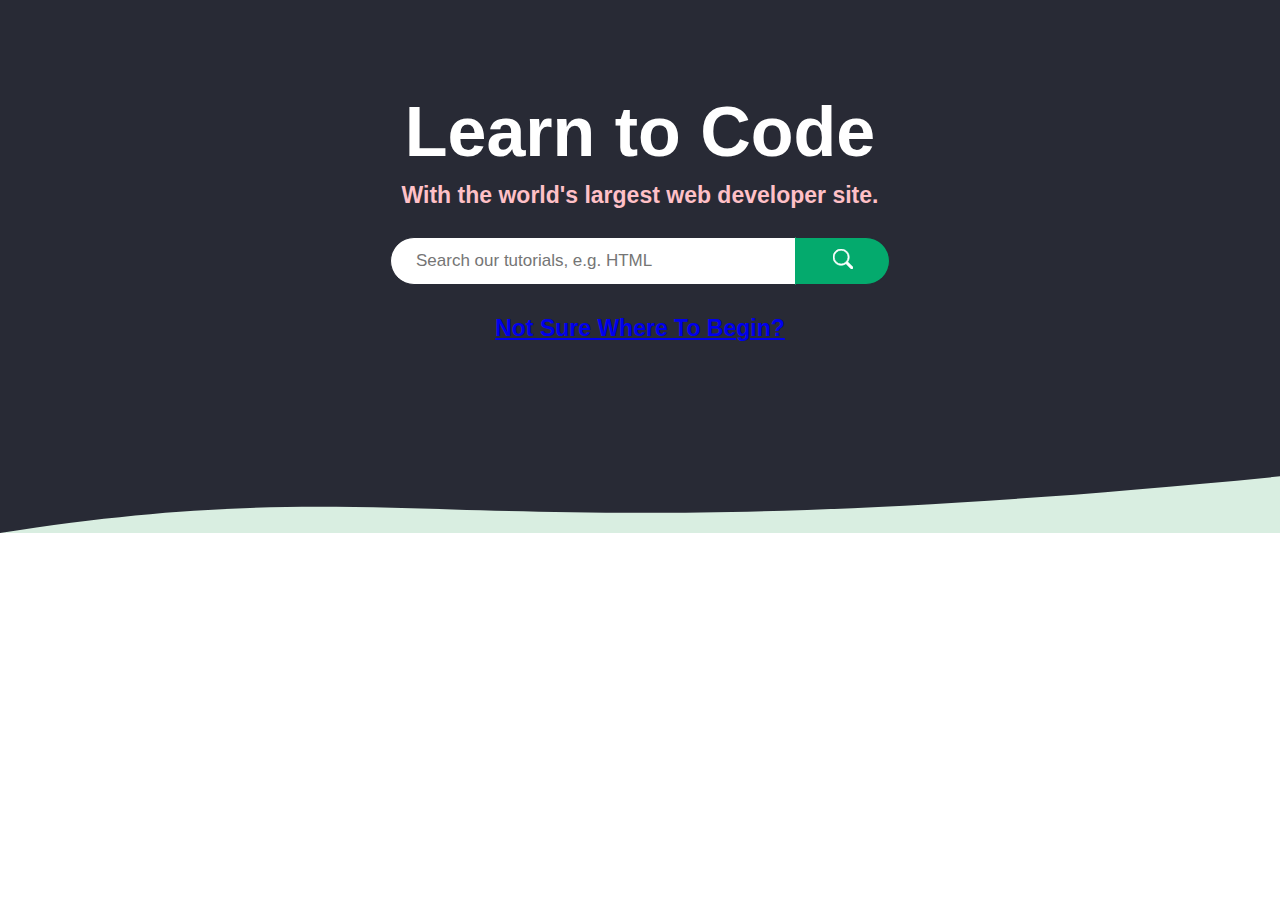
<file: block2/w3_block2.html>
<!DOCTYPE html>
<html lang="en">
  <head>
    <meta charset="UTF-8" />
    <title>Document</title>
    <link href="block-2.css" rel="stylesheet" />
  </head>
  <body>
    <div
      class="ws-black w3-center"
      style="padding-top: 90px; padding-bottom: 90px"
    >
      <div class="w3-content learntocodecontent" style="max-width: 1400px">
        <h1 class="learntocodeh1">Learn to Code</h1>
        <h3 class="learntocodeh3">
          With the world's largest web developer site.
        </h3>
        <br />
        <form
          class="example"
          action="/action_page.php"
          style="margin: auto; max-width: 500px"
        >
          <input
            type="text"
            placeholder="Search our tutorials, e.g. HTML"
            id="search2"
            autocomplete="off"
            onkeydown="key_pressed_in_search(event)"
            oninput="find_search_results(this)"
            onfocus="find_search_results(this)"
          />
          <button
            type="button"
            id="learntocode_searchbtn"
            onclick="click_learntocode_search_btn()"
          >
            <svg
              xmlns="http://www.w3.org/2000/svg"
              width="20"
              height="20"
              fill="currentColor"
              class="bi bi-search"
              viewBox="0 0 16 16"
              id="IconChangeColor"
            >
              <path
                d="M11.742 10.344a6.5 6.5 0 1 0-1.397 1.398h-.001c.03.04.062.078.098.115l3.85 3.85a1 1 0 0 0 1.415-1.414l-3.85-3.85a1.007 1.007 0 0 0-.115-.1zM12 6.5a5.5 5.5 0 1 1-11 0 5.5 5.5 0 0 1 11 0z"
                id="mainIconPathAttribute"
                stroke-width="0.5"
                stroke="#ffffff"
                fill="#ffffff"
              ></path>
            </svg>
          </button>
          <div id="listofsearchresults">/></div>
        </form>
        <h4
          style="
            color: white;
            font-size: 23px;
            font-weight: 700;
            margin-top: 30px;
          "
        >
          <a href="where_to_start.asp">Not Sure Where To Begin?</a>
        </h4>
      </div>
    </div>
    <svg
      style="background-color: #d9eee1"
      width="100%"
      height="70"
      viewBox="0 0 100 100"
      preserveAspectRatio="none"
    >
      <path
        id="wavepath"
        d="M0,0  L110,0C35,150 35,0 0,100z"
        fill="#282A35"
      ></path>
    </svg>
  </body>
</html>
</file>
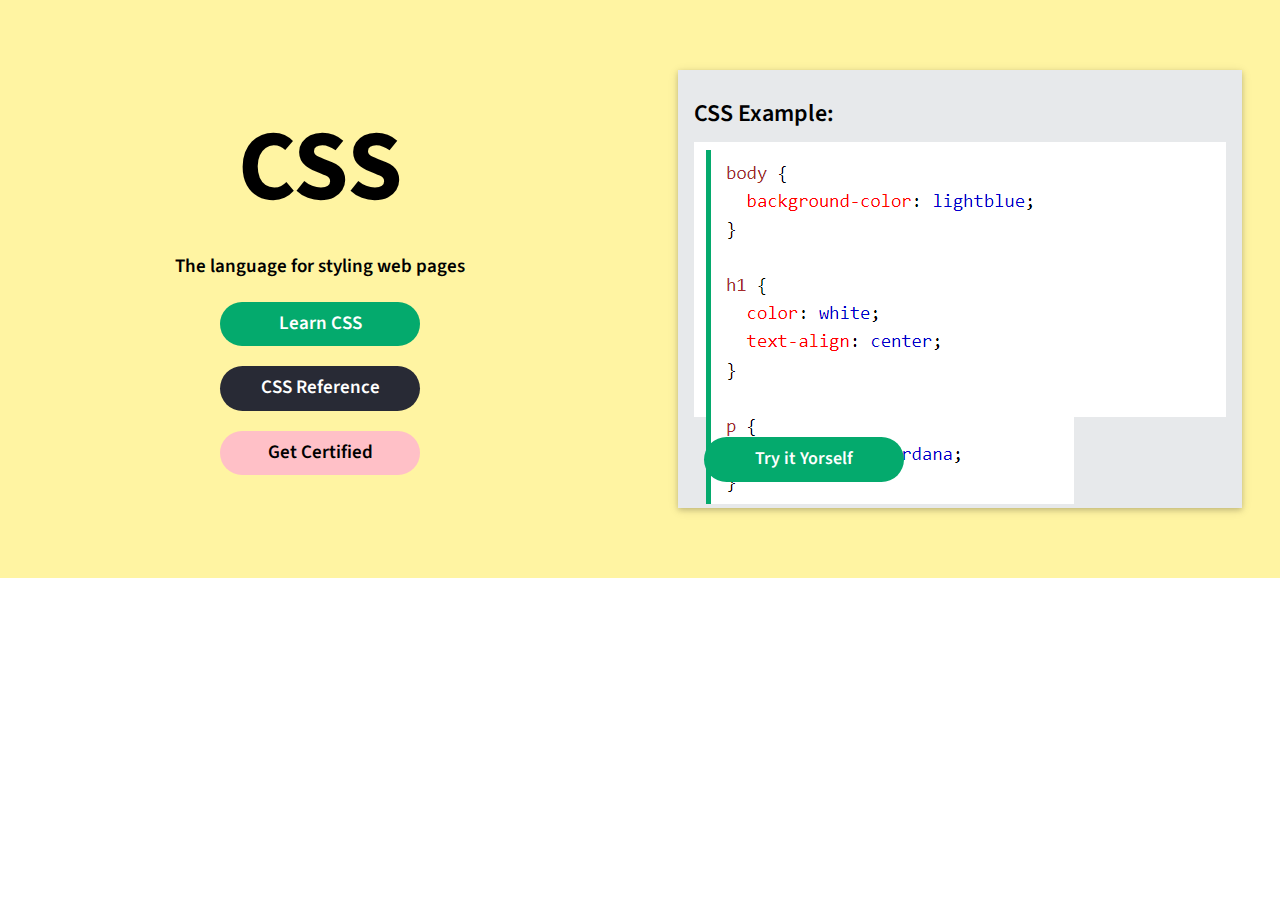
<file: block4/w3.html>
<!DOCTYPE html>

<html>

<head>
  <meta charset="utf-8">
  <title>W3</title>
  <link rel="stylesheet" href="website.css">
  <meta name="viewport" content="width=device-width, initial-scale=1.0">
  <link href="https://fonts.googleapis.com/css2?family=Source+Sans+Pro:ital,wght@0,200;0,300;0,400;0,600;0,700;0,900;1,200;1,300;1,400;1,600;1,700;1,900&display=swap" rel="stylesheet">
</head>

<body>
  <div class="w3-content-yellow-a">
    <div class="block1-yellow-a">
      <div class="bl1-info">CSS</div>
      <div class="bl1-info2">The language for styling web pages</div>
      <a href="">
        <button class="bl1-info3 green-button-a">Learn CSS</button>
      </a>
      <a href="">
        <button class="bl1-info4 black-button-a">CSS Reference</button>
      </a>
      <a href="">
        <button class="bl1-info5 pink-button-a">Get Certified</button>
      </a>
    </div>
    <div class="block2-yellow-a">
      <div class="bl2-gen">
        <div class="bl2-text">CSS Example:</div>
        <div class="bl2-img">
          <img src="./imgs/img1.png" alt="image">
        </div>
        <div class="bl2-but-bg">
          <a href="">
            <button class="bl2-but green-button-a">Try it Yorself</button>
          </a>
        </div>
      </div>
    </div>
  </div>
</body>

</html>
</file>
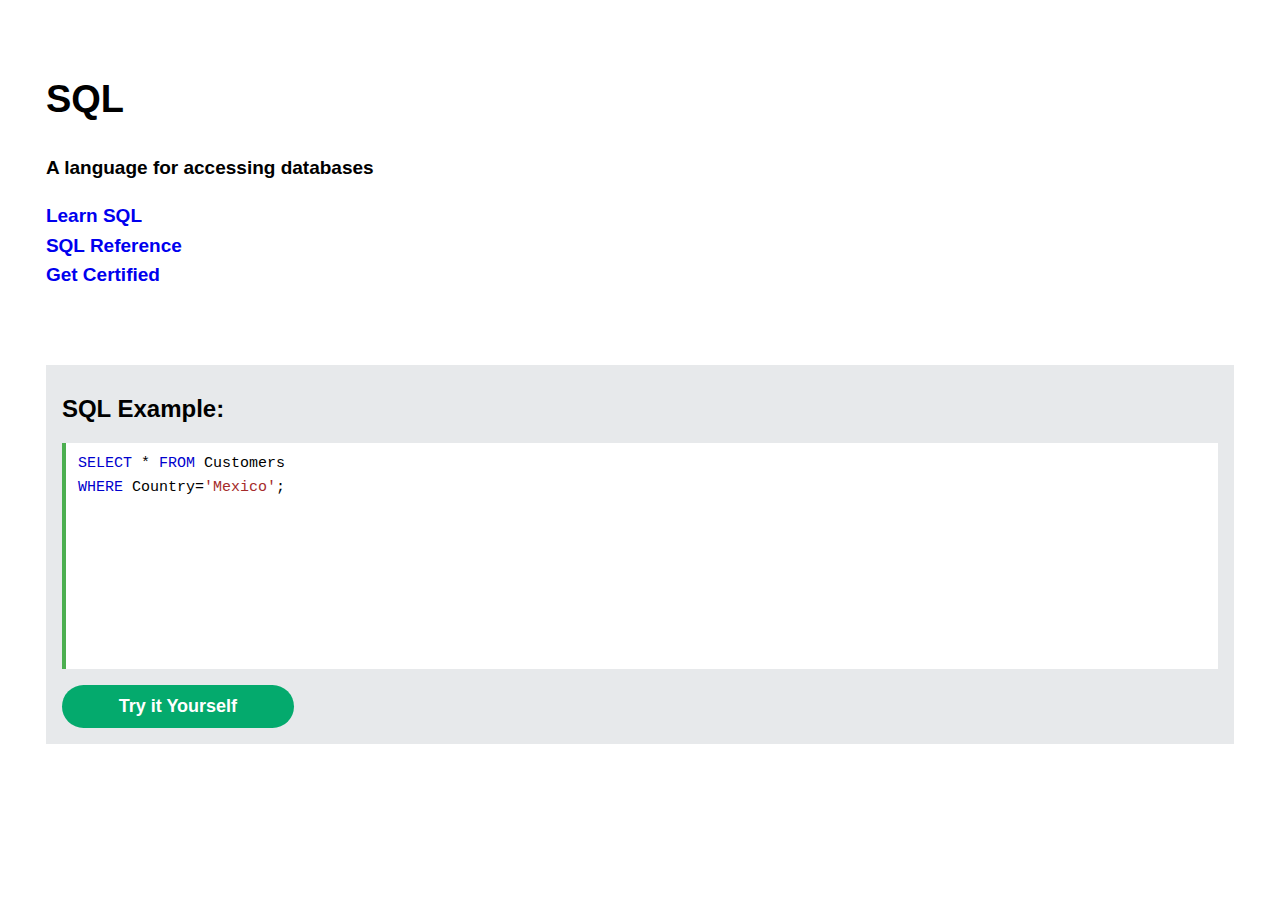
<file: block7/w3_block-7.html>
<!DOCTYPE html>
<html lang="en">
  <head>
    <meta charset="UTF-8" />
    <link rel="stylesheet" href="block-7.css" />
    <title>Document</title>
  </head>
  <body>
    <div class="w3-row w3-padding-32 ws-turquoise">
      <div class="w3-content" style="max-width: 1400px">
        <div class="w3-col l6 w3-center" style="padding: 3%">
          <h1 style="font-weight: 700">SQL</h1>
          <p style="font-size: 19px">A language for accessing databases</p>
          <a href="/sql/default.asp" class="w3-button w3-block tut-button"
            >Learn SQL</a
          ><br />
          <a
            href="/sql/sql_ref_keywords.asp"
            class="w3-button ref-button black-color"
            >SQL Reference</a
          ><br />
          <a
            href="https://shop.w3schools.com/collections/certifications/products/sql-certificate"
            target="_blank"
            class="w3-button w3-block ws-pink ref-button ws-pink-hover"
            title="Add SQL Certification"
            >Get Certified</a
          ><br />
        </div>
        <div class="w3-col l6" style="padding: 3%">
          <div
            class="w3-hide-small w3-card-2 grey-color w3-round"
            style="padding: 16px"
          >
            <h3>SQL Example:</h3>
            <div
              class="w3-code sqlHigh notranslate green-border"
              style="height: 210px"
            >
              <span class="sqlcolor" style="color: black">
                <span class="sqlnumbercolor"> </span>
                <span class="sqlkeywordcolor" style="color: mediumblue"
                  >SELECT</span
                >
                *
                <span class="sqlkeywordcolor" style="color: mediumblue"
                  >FROM</span
                >
                Customers<br /><span class="sqlnumbercolor"> </span>
                <span class="sqlkeywordcolor" style="color: mediumblue"
                  >WHERE</span
                >
                Country=<span class="sqlstringcolor" style="color: brown"
                  >'Mexico'</span
                >;<span class="sqlnumbercolor"> </span>
              </span>
            </div>
            <a
              href="/sql/trysql.asp?filename=trysql_select_where"
              target="_blank"
              class="w3-button tryit-button"
              >Try it Yourself</a
            >
          </div>
        </div>
      </div>
    </div>
  </body>
</html>
</file>
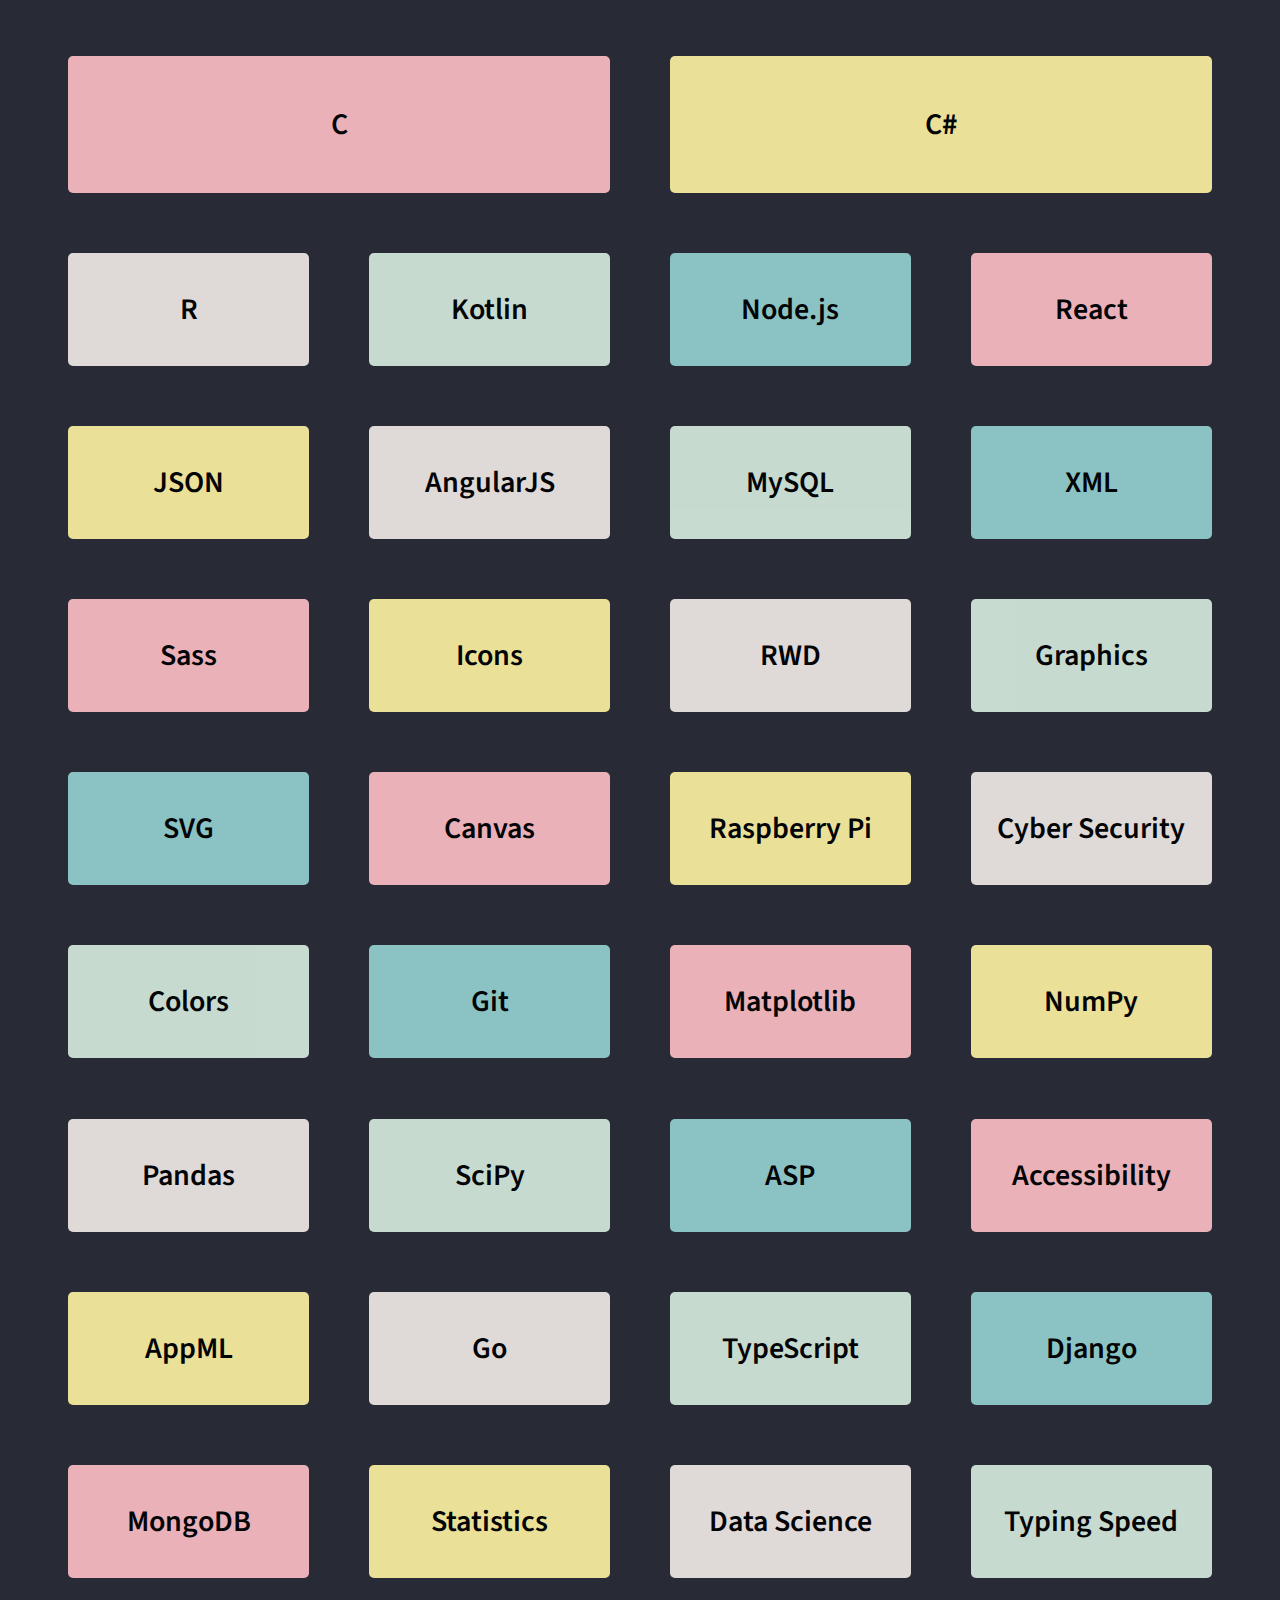
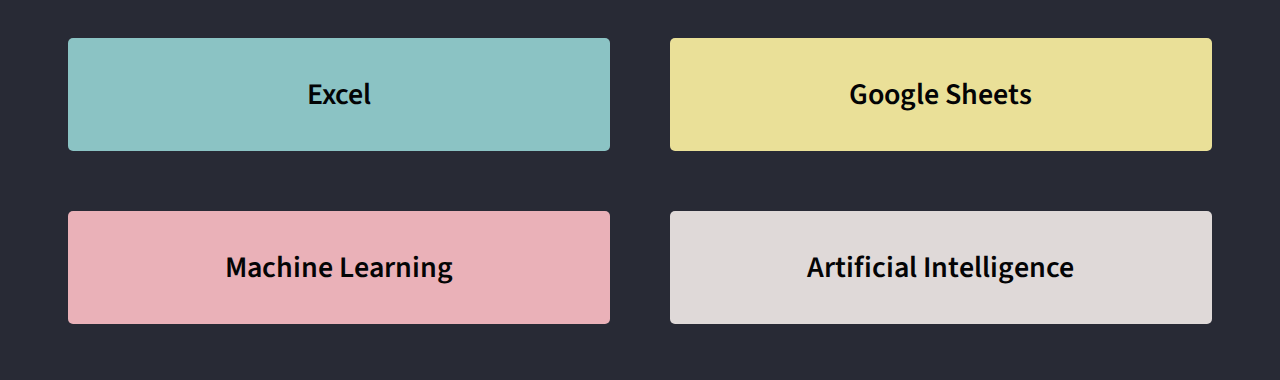
<file: block9/w3-2.html>
<!DOCTYPE html>

<html>

<head>
    <meta charset="utf-8">
    <title>
        w3-2
    </title>
    <link rel="stylesheet" href="website2.css">
    <meta name="viewport" content="width=device-width, initial-scale=1.0">
    <link href="https://fonts.googleapis.com/css2?family=Source+Sans+Pro:ital,wght@0,200;0,300;0,400;0,600;0,700;0,900;1,200;1,300;1,400;1,600;1,700;1,900&display=swap" rel="stylesheet">
</head>

<body>
    <div class="block9-black">
        <div class="block9-container">
            <a href="https://www.w3schools.com/c/index.php" class="button-item item-size3 item-color-pink">C</a>
            <a href="https://www.w3schools.com/cs/index.php" class="button-item item-size3 item-color-yellow">C#</a>
            <a href="https://www.w3schools.com/cs/index.php" class="button-item item-size2 item-color-grey">R</a>
            <a href="https://www.w3schools.com/cs/index.php" class="button-item item-size2 item-color-green">Kotlin</a>
            <a href="https://www.w3schools.com/cs/index.php" class="button-item item-size2 item-color-blue">Node.js</a>
            <a href="https://www.w3schools.com/cs/index.php" class="button-item item-size2 item-color-pink">React</a>
            <a href="https://www.w3schools.com/cs/index.php" class="button-item item-size2 item-color-yellow">JSON</a>
            <a href="https://www.w3schools.com/cs/index.php" class="button-item item-size2 item-color-grey">AngularJS</a>
            <a href="https://www.w3schools.com/cs/index.php" class="button-item item-size2 item-color-green">MySQL</a>
            <a href="https://www.w3schools.com/cs/index.php" class="button-item item-size2 item-color-blue">XML</a>
            <a href="https://www.w3schools.com/cs/index.php" class="button-item item-size2 item-color-pink">Sass</a>
            <a href="https://www.w3schools.com/cs/index.php" class="button-item item-size2 item-color-yellow">Icons</a>
            <a href="https://www.w3schools.com/cs/index.php" class="button-item item-size2 item-color-grey">RWD</a>
            <a href="https://www.w3schools.com/cs/index.php" class="button-item item-size2 item-color-green">Graphics</a>
            <a href="https://www.w3schools.com/cs/index.php" class="button-item item-size2 item-color-blue">SVG</a>
            <a href="https://www.w3schools.com/cs/index.php" class="button-item item-size2 item-color-pink">Canvas</a>
            <a href="https://www.w3schools.com/cs/index.php" class="button-item item-size2 item-color-yellow">Raspberry Pi</a>
            <a href="https://www.w3schools.com/cs/index.php" class="button-item item-size2 item-color-grey">Cyber Security</a>
            <a href="https://www.w3schools.com/cs/index.php" class="button-item item-size2 item-color-green">Colors</a>
            <a href="https://www.w3schools.com/cs/index.php" class="button-item item-size2 item-color-blue">Git</a>
            <a href="https://www.w3schools.com/cs/index.php" class="button-item item-size2 item-color-pink">Matplotlib</a>
            <a href="https://www.w3schools.com/cs/index.php" class="button-item item-size2 item-color-yellow">NumPy</a>
            <a href="https://www.w3schools.com/cs/index.php" class="button-item item-size2 item-color-grey">Pandas</a>
            <a href="https://www.w3schools.com/cs/index.php" class="button-item item-size2 item-color-green">SciPy</a>
            <a href="https://www.w3schools.com/cs/index.php" class="button-item item-size2 item-color-blue">ASP</a>
            <a href="https://www.w3schools.com/cs/index.php" class="button-item item-size2 item-color-pink">Accessibility</a>
            <a href="https://www.w3schools.com/cs/index.php" class="button-item item-size2 item-color-yellow">AppML</a>
            <a href="https://www.w3schools.com/cs/index.php" class="button-item item-size2 item-color-grey">Go</a>
            <a href="https://www.w3schools.com/cs/index.php" class="button-item item-size2 item-color-green">TypeScript</a>
            <a href="https://www.w3schools.com/cs/index.php" class="button-item item-size2 item-color-blue">Django</a>
            <a href="https://www.w3schools.com/cs/index.php" class="button-item item-size2 item-color-pink">MongoDB</a>
            <a href="https://www.w3schools.com/cs/index.php" class="button-item item-size2 item-color-yellow">Statistics</a>
            <a href="https://www.w3schools.com/cs/index.php" class="button-item item-size2 item-color-grey">Data Science</a>
            <a href="https://www.w3schools.com/cs/index.php" class="button-item item-size2 item-color-green">Typing Speed</a>
            <a href="https://www.w3schools.com/cs/index.php" class="button-item item-size1 item-color-blue">Excel</a>
            <a href="https://www.w3schools.com/cs/index.php" class="button-item item-size1 item-color-yellow">Google Sheets</a>
            <a href="https://www.w3schools.com/cs/index.php" class="button-item item-size1 item-color-pink">Machine Learning</a>
            <a href="https://www.w3schools.com/cs/index.php" class="button-item item-size1 item-color-grey">Artificial Intelligence</a>
        </div>
    </div>

</body>

</html>
</file>
<file: block2/block-2.css>
body {
  font-family: "Source Sans Pro", sans-serif;
  display: flex;
  flex-direction: column;
  margin: auto;
  min-height: 100%;
}

.ws-black {
  background-color: #282a35;
  color: white;
}

.w3-center {
  text-align: center;
}

.ws-black,
.w3-center {
  background-color: #282a35;
  text-align: center;
  padding-top: 90px;
  padding-bottom: 90px;
}

.w3-content,
.learntocodecontent {
  box-sizing: border-box;
  padding-left: 90px;
  padding-right: 90px;
  color: white;
  display: block;
  margin-left: auto;
  margin-right: auto;
  max-width: 1400px;
}

.learntocodeh1 {
  font-size: 70px;
  font-weight: 700;
  margin-top: 40px!;
}

.learntocodeh3 {
  color: #ffc0c7;
  margin-top: 30px;
  margin-bottom: 10px;
  font-weight: 700;
  font-size: 23px;
}

form.example {
  position: relative;
  box-sizing: border-box;
  display: flex;
  margin: auto;
  height: 48px;
  max-width: 500px;
  margin-left: auto;
  margin-right: auto;
  line-height: 1.5;
}

form.example input[type="text"] {
  padding: 10px;
  font-size: 17px;
  border: 1px solid #282a35;
  border-radius: 25px;
  float: left;
  width: 80%;
  padding-left: 25px;
  background: white;
  border-top-right-radius: 0;
  border-bottom-right-radius: 0;
  border-right: 1px solid #04aa6d;
  outline: 0;
}

form.example button {
  border-radius: 25px;
  float: left;
  width: 20%;
  padding: 10px;
  background: #04aa6d;
  color: white;
  font-size: 17px;
  border: 1px solid #282a35;
  border-left: none;
  cursor: pointer;
  border-top-left-radius: 0;
  border-bottom-left-radius: 0;
}

form.example button:hover {
  background: #059862;
}

#listofsearchresults {
  display: none;

  color: #000;
  width: 80%;
}

h1 {
  margin: 2px 0 -20px 0;
}

h3 {
  display: block;
  font-size: 1.17em;
  margin-block-start: 1em;
  margin-block-end: 1em;
  margin-inline-start: 0px;
  margin-inline-end: 0px;
  font-weight: bold;
}

.fa {
  display: inline-block;
  font: normal normal normal 14px/1 fontawesome;
  text-rendering: auto;
  -webkit-font-smoothing: antialiased;
  transform: translate(0, 0);
  font-size: 20px;
}

.h4-title {
  background-color: transparent;
  color: white;
  font-size: 23px;
  font-weight: 700;
  margin-top: 30px;
  margin-bottom: 10px;
  text-decoration: underline;
}

.h4-title:hover,
.h4-title:active {
  color: #059862;
}
</file>
<file: block4/website.css>
body {
  margin: 0;
  font-family: "Source Sans Pro", sans-serif;
  display: flex;
  flex-direction: column;
}

.w3-content-yellow-a a {
  text-decoration: none;
}

.w3-content-yellow-a a:hover {
  filter: brightness(0.75);
}

.w3-content-yellow-a * {
  box-sizing: border-box;
}

.w3-content-yellow-a {
  background-color: rgb(255, 244, 162);
  box-sizing: border-box;
  display: flex;
  justify-content: space-around;
  flex-direction: row;
  width: 100%;
  padding: 32px 0;
}

.block1-yellow-a {
  width: 50%;
  display: flex;
  flex-direction: column;
  justify-content: center;
  align-items: center;
  padding: 3%;
}

.bl1-info {
  font-family: "Source Sans Pro", sans-serif;
  font-size: 100px;
  font-weight: 700;
  text-align: center;
  line-height: 150px;
}

.bl1-info2 {
  font-family: "Source Sans Pro", sans-serif;
  font-size: 19px;
  text-align: center;
  line-height: 28.5px;
  font-weight: 600;
  margin: 10px 0;
}

.bl1-info3 {
  font-family: "Source Sans Pro", sans-serif;
  font-size: 19px;
  text-align: center;
  line-height: 28.5px;
  color: white;
  padding: 8px 16px;
  margin: 10px;
  font-weight: 600;
}

.bl1-info4 {
  font-family: "Source Sans Pro", sans-serif;
  font-size: 19px;
  text-align: center;
  line-height: 28.5px;
  color: white;
  padding: 8px 16px;
  margin: 10px;
  font-weight: 600;
}

.bl1-info5 {
  font-family: "Source Sans Pro", sans-serif;
  font-size: 19px;
  text-align: center;
  line-height: 28.5px;
  padding: 8px 16px;
  margin: 10px;
  font-weight: 600;
}

.green-button-a {
  background-color: rgb(4, 170, 109);
  border-radius: 25px;
  width: 200px;
  border: 0px;
}

.green-button-a a {
  color: white;
  text-decoration: none;
  cursor: pointer;
  overflow: hidden;
}

.black-button-a {
  background-color: #282a35;
  border-radius: 28px;
  width: 200px;
  border: 0px;
}

.black-button-a a {
  color: white;
  text-decoration: none;
  cursor: pointer;
  overflow: hidden;
}

.pink-button-a {
  background-color: #FFC0C7;
  border-radius: 28px;
  width: 200px;
  color: black;
  border: 0px;
}

.pink-button-a a {
  color: black;
  text-decoration: none;
  cursor: pointer;
}

.block2-yellow-a {
  background-color: rgb(255, 244, 162);
  width: 50%;
  display: flex;
  justify-content: center;
  flex-direction: column;
  padding: 3%;
}

.bl2-gen {
  background-color: #E7E9EB;
  padding: 16px;
  box-shadow: 0 2px 5px 0 rgb(0 0 0 / 16%), 0 2px 10px 0 rgb(0 0 0 / 12%);
}

.bl2-text {
  font-family: "Source Sans Pro", sans-serif;
  font-size: 24px;
  font-weight: 600;
  line-height: 36px;
  background-color: #E7E9EB;
  margin: 10px 0px;
}

.bl2-2parts {
  display: flex;
}

.green-line {
  height: 275px;
  width: 4px;
  background-color: rgb(4, 170, 109);
  margin: 10px 0px;
}

.bl2-img {
  background-color: white;
  width: 100%;
  margin: 10px 0px;
  height: 275px;
  font-family: 'Consolas', monospace;
  font-size: 15px;
  line-height: 10px;
  text-align: left;
  padding-left: 15px;
  padding: 8px 12px;
}

.bordo {
  color: brown;
}

.red {
  color: red;
}

.blue {
  color: blue;
}

.bl2-but-bg {
  background-color: #E7E9EB;
}

.bl2-but {
  font-family: "Source Sans Pro", sans-serif;
  font-size: 18px;
  text-align: center;
  line-height: 28.5px;
  color: white;
  padding: 8px 16px;
  margin: 10px;
  font-weight: 600;
}

@media (max-width:993px) {
  .w3-content-yellow-a {
    flex-direction: column;
  }

  .block1-yellow-a {
    width: 100%;
  }

  .block2-yellow-a {
    width: 100%;
  }

  .bl2-2parts {
    width: auto;
  }
}
</file>
<file: block7/block-7.css>
.w3-content-turquoise-a a {
  text-decoration: none;
}

.w3-content-turquoise-a * {
  box-sizing: border-box;
}

.w3-content-turquoise-a {
  background-color: #96d4d4;
  box-sizing: border-box;
  display: flex;
  justify-content: space-around;
  flex-direction: row;
  width: 100%;
  padding: 32px 0;
}

.block1-turquoise-a {
  width: 50%;
  display: flex;
  flex-direction: column;
  justify-content: center;
  align-items: center;
  padding: 3%;
}

/*
h1 {
  font-size: 80px;
  margin: 2px 0 -20px 0;
}
*/

.bll1-info {
  font-family: "Source Sans Pro", sans-serif;
  font-size: 80px;
  color: #000;
  font-weight: 700;
  text-align: center;
}

.bll1-info2 {
  font-family: "Source Sans Pro", sans-serif;
  font-size: 19px;
  text-align: center;
  line-height: 28.5px;
  font-weight: 600;
  margin-top: 1.2em;
  margin-bottom: 1.2em;
  color: #000;
}

.green-button-a:hover {
  background-color: #059862;
  color: #fff;
}

.black-button-a:hover {
  background-color: #000;
  color: white;
}

.pink-button-a:hover {
  background-color: #ffb3bb;
  color: black;
}

.block2-turquoise-a {
  background-color: #96d4d4;
  width: 50%;
  display: flex;
  justify-content: center;
  flex-direction: column;
  padding: 3%;
}

.bll2-gen {
  background-color: #e7e9eb;
  padding: 16px;
  box-shadow: 0 2px 5px 0 rgb(0 0 0 / 16%), 0 2px 10px 0 rgb(0 0 0 / 12%);
  border-radius: 5px;
}

.bll2-text {
  font-family: "Source Sans Pro", sans-serif;
  font-size: 24px;
  font-weight: 600;
  line-height: 36px;
  color: #000;
  margin: 10px 0px;
}

.w3-button {
  border: none;
  font: 18px;
  vertical-align: middle;
  overflow: hidden;
  text-decoration: none;
  text-align: center;
  cursor: pointer;
  white-space: nowrap;
}

.w3-col,
.l6 .w3-center p {
  font-size: 19px;
  font-family: "Source Sans Pro", sans-serif;
  line-height: 1.5;
  font-weight: 600;
}

.grey-color {
  background-color: #e7e9eb;
  color: #000;
}

.green-border {
  border-left: 4px solid #04aa6d;
}

.w3-code {
  font-size: 15px;
}

h3 {
  font-size: 24px;
  font-weight: 600;
  margin-top: 10px;
  margin-bottom: 10px;
}

.w3-code {
  margin-top: 16px;
  margin-bottom: 16px;
}

.w3-code {
  width: auto;
  background-color: #fff;
  color: #000;
  padding: 8px 12px;
  border-left: 4px solid #4caf50;
  word-wrap: break-word;
}

.tryit-button {
  background-color: #04aa6d;
  color: white;
  border-radius: 25px;
  font-size: 18px;
  width: 200px;
  display: inline-block;
  padding: 8px 16px;
}

.tryit-button:hover {
  background-color: #059862;
  color: white;
}

.sqlcolor {
  font-family: Consolas, Menlo, "courier new", monospace;
  font-weight: 400;
}

@media (max-width: 993px) {
  .w3-content-turquoise-a {
    flex-direction: column;
  }

  .block1-turquoise-a {
    width: 100%;
  }

  .block2-turquoise-a {
    width: 100%;
  }

  .bl2-2parts {
    width: auto;
  }
}
</file>
<file: block9/website2.css>
body {
    margin: 0;
    font-family: "Source Sans Pro", sans-serif;
}

.block9-container a{
    text-decoration: none;
    color: black;
}

.block9-container a:hover {
    filter: brightness(1.1);
    transition-duration: 0.3s;
}

.block9-black {
    background-color: #282A35;
    padding: 2% 3%;
}

.block9-container {
    display: flex;
    flex-direction: row;
    flex-wrap: wrap;
    justify-content: space-between;
    box-sizing: border-box;
}

.button-item {
    font-family: "Source Sans Pro", sans-serif;
    font-size: 30px;
    display: flex;
    justify-content: center;
    align-items: center;
    border-radius: 5px;
    border: none;
    margin: 2.5%;
    cursor: pointer;
    font-weight: 600;
    opacity: 0.9;
    flex: 0 1 auto;
}

.item-size1 {
    width: 45%;
    height: 113px;
}

.item-size2 {
    width: 20%;
    height: 113px;
}

.item-size3 {
    width: 45%;
    height: 137px;
}

.item-color-pink {
    background-color: #FFC0C7;
}

.item-color-yellow {
    background-color: #FFF4A3;
}

.item-color-grey {
    background-color: #F3ECEA;
}

.item-color-green {
    background-color: #D9EEE1;
}

.item-color-blue {
    background-color: #96D4D4;
}

@media (max-width:992px) {
    .item-size1 {
        width: 100%;
        height: 113px;
    }

    .item-size2 {
        width: 45%;
        height: 113px;
    }

    .item-size3 {
        width: 100%;
        height: 137px;
    }
}

@media (max-width:600px) {
    .item-size2 {
        width: 100%;
        height: 113px;
    }
}
</file>
